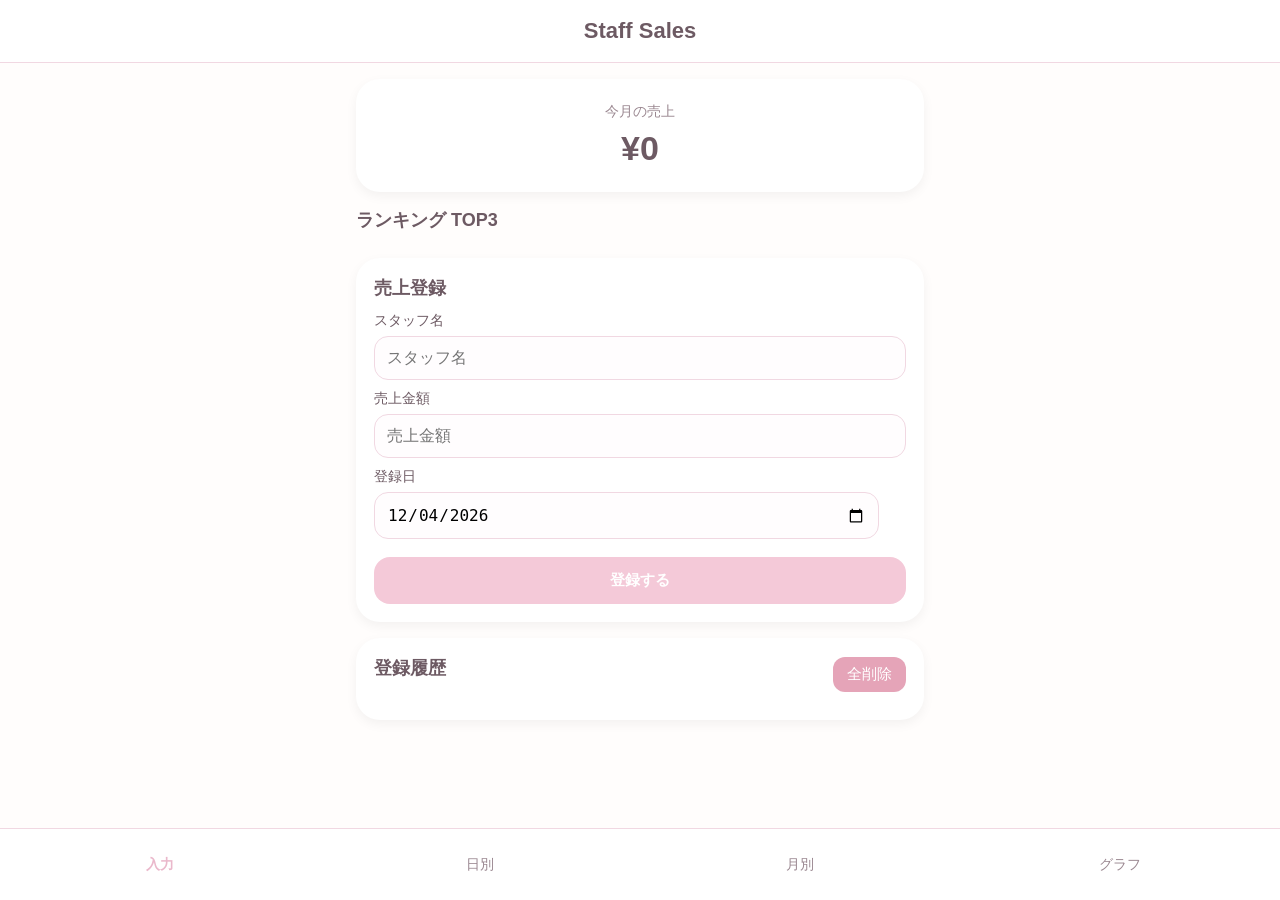
<file: index.html>
<!DOCTYPE html>
<html lang="ja">

<head>

<meta charset="UTF-8">

<meta
name="viewport"
content="width=device-width, initial-scale=1, viewport-fit=cover">

<meta name="theme-color" content="#F4C9D8">

<title>Staff Sales</title>

<link rel="manifest" href="manifest.json">

<link rel="stylesheet" href="style.css">

</head>

<body>

<header class="header">

    <h1>Staff Sales</h1>

</header>

<main class="content">

    <!-- 売上サマリー -->

    <section class="summary-card">

        <div class="summary-label">

            今月の売上

        </div>

        <div
            id="monthlyTotal"
            class="summary-total">

            ¥0

        </div>

    </section>

    <!-- TOP3 -->

    <section class="top3-section">

        <h2>ランキング TOP3</h2>

        <div
            id="top3Container"
            class="top3-grid">

        </div>

    </section>

    <!-- 入力ページ -->

    <section
        id="page-input"
        class="page active-page">

        <div class="card">

            <h2>売上登録</h2>

            <label>
                スタッフ名
            </label>

            <input
                id="staffName"
                type="text"
                placeholder="スタッフ名">

            <label>
                売上金額
            </label>

            <input
                id="salesAmount"
                type="number"
                placeholder="売上金額">

            <label>
                登録日
            </label>

            <input
                id="saleDate"
                type="date">

            <button
                class="primary-btn"
                onclick="addSale()">

                登録する

            </button>

        </div>

        <div class="card">

            <div class="card-header">

                <h2>登録履歴</h2>

                <button
                    class="clear-btn"
                    onclick="clearAllData()">

                    全削除

                </button>

            </div>

            <div id="historyList"></div>

        </div>

    </section>

    <!-- 日別ランキング -->

    <section
        id="page-daily"
        class="page">

        <div class="card">

            <h2>日別ランキング</h2>

            <input
                id="dailyDateFilter"
                type="date"
                onchange="renderDailyRanking()">

            <table>

                <thead>

                <tr>

                    <th>順位</th>
                    <th>名前</th>
                    <th>売上</th>

                </tr>

                </thead>

                <tbody
                    id="dailyRankingBody">

                </tbody>

            </table>

        </div>

    </section>

    <!-- 月別ランキング -->

    <section
        id="page-monthly"
        class="page">

        <div class="card">

            <h2>月別ランキング</h2>

            <input
                id="monthlyFilter"
                type="month"
                onchange="renderMonthlyRanking()">

            <table>

                <thead>

                <tr>

                    <th>順位</th>
                    <th>名前</th>
                    <th>売上</th>

                </tr>

                </thead>

                <tbody
                    id="monthlyRankingBody">

                </tbody>

            </table>

        </div>

    </section>

    <!-- グラフ -->

    <section
        id="page-graph"
        class="page">

        <div class="card">

            <h2>日別グラフ</h2>

            <input
                id="dailyGraphDate"
                type="date"
                onchange="renderDailyGraph()">

            <svg
                id="dailyPieChart"
                viewBox="0 0 300 300">

            </svg>

            <div
                id="dailyLegend">

            </div>

        </div>

        <div class="card">

            <h2>月別グラフ</h2>

            <input
                id="monthlyGraphDate"
                type="month"
                onchange="renderMonthlyGraph()">

            <svg
                id="monthlyPieChart"
                viewBox="0 0 300 300">

            </svg>

            <div
                id="monthlyLegend">

            </div>

        </div>

    </section>

</main>

<!-- 編集モーダル -->

<div
    id="editModal"
    class="modal">

    <div class="modal-content">

        <h2>売上編集</h2>

        <input
            id="editStaff"
            type="text">

        <input
            id="editAmount"
            type="number">

        <input
            id="editDate"
            type="date">

        <div class="modal-buttons">

            <button
                class="cancel-btn"
                onclick="closeModal()">

                キャンセル

            </button>

            <button
                class="save-btn"
                onclick="saveEdit()">

                保存

            </button>

        </div>

    </div>

</div>

<footer class="footer">

    <button
        id="tab-input"
        class="tab active-tab"
        onclick="showPage('input')">

        入力

    </button>

    <button
        id="tab-daily"
        class="tab"
        onclick="showPage('daily')">

        日別

    </button>

    <button
        id="tab-monthly"
        class="tab"
        onclick="showPage('monthly')">

        月別

    </button>

    <button
        id="tab-graph"
        class="tab"
        onclick="showPage('graph')">

        グラフ

    </button>

</footer>

<script src="app.js"></script>

<script>

if("serviceWorker" in navigator){

    navigator.serviceWorker.register("sw.js");

}

</script>

</body>
</html>
</file>
<file: style.css>
/* ==================================
   Caho風 ミルキーピンクテーマ
================================== */

:root{

    --bg:#FFFDFC;

    --card:#FFFFFF;

    --pink:#F4C9D8;

    --pink-dark:#EAB8CB;

    --pink-soft:#F8E7EE;

    --text:#6D5A63;

    --border:#F1D8E2;

    --danger:#E5A4B8;

    --shadow:
    0 4px 12px
    rgba(
        0,
        0,
        0,
        0.05
    );
}

*{

    margin:0;
    padding:0;

    box-sizing:border-box;
}

body{

    background:
    var(--bg);

    color:
    var(--text);

    font-family:

    -apple-system,
    BlinkMacSystemFont,
    sans-serif;

    min-height:100vh;

    padding-bottom:
    90px;
}

/* ==================================
   ヘッダー
================================== */

.header{

    position:sticky;

    top:0;

    z-index:100;

    background:
    rgba(
        255,
        255,
        255,
        0.9
    );

    backdrop-filter:
    blur(10px);

    padding:

    18px
    20px;

    text-align:center;

    border-bottom:

    1px solid
    var(--border);
}

.header h1{

    font-size:22px;

    font-weight:700;

    color:
    var(--text);
}

/* ==================================
   メイン
================================== */

.content{

    padding:

    16px;

    max-width:
    600px;

    margin:
    0 auto;
}

/* ==================================
   サマリー
================================== */

.summary-card{

    background:
    var(--card);

    border-radius:
    24px;

    padding:
    24px;

    text-align:center;

    margin-bottom:
    16px;

    box-shadow:
    var(--shadow);
}

.summary-label{

    font-size:
    14px;

    color:
    #9A8790;
}

.summary-total{

    margin-top:
    8px;

    font-size:
    34px;

    font-weight:
    bold;
}

/* ==================================
   TOP3
================================== */

.top3-section{

    margin-bottom:
    16px;
}

.top3-section h2{

    font-size:
    18px;

    margin-bottom:
    10px;
}

.top3-grid{

    display:grid;

    grid-template-columns:
    repeat(
        3,
        1fr
    );

    gap:
    10px;
}

.top3-item{

    background:
    white;

    border-radius:
    18px;

    padding:
    14px;

    text-align:center;

    box-shadow:
    var(--shadow);
}

.top3-rank{

    font-size:
    28px;
}

.top3-name{

    margin-top:
    8px;

    font-weight:
    bold;
}

.top3-sales{

    margin-top:
    4px;

    font-size:
    13px;
}

/* ==================================
   カード
================================== */

.card{

    background:
    white;

    border-radius:
    24px;

    padding:
    18px;

    margin-bottom:
    16px;

    box-shadow:
    var(--shadow);
}

.card h2{

    font-size:
    18px;

    margin-bottom:
    12px;
}

.card-header{

    display:flex;

    justify-content:
    space-between;

    align-items:center;

    margin-bottom:
    10px;
}

/* ==================================
   入力
================================== */

label{

    display:block;

    margin-top:
    10px;

    margin-bottom:
    6px;

    font-size:
    14px;
}

input{

    width:100%;

    padding:
    12px;

    border:

    1px solid
    var(--border);

    border-radius:
    14px;

    background:
    #FFFDFE;

    font-size:
    16px;
}

input[type="date"],
input[type="month"]{

    max-width:
    95%;
}
/* ==================================
   ボタン
================================== */

button{

    border:none;

    cursor:pointer;

    font-size:15px;

    transition:0.2s;
}

button:active{

    transform:
    scale(0.98);
}

.primary-btn{

    width:100%;

    margin-top:
    18px;

    padding:
    14px;

    border-radius:
    16px;

    background:
    var(--pink);

    color:
    white;

    font-weight:
    bold;
}

.primary-btn:hover{

    background:
    var(--pink-dark);
}

.clear-btn{

    background:
    var(--danger);

    color:white;

    padding:
    8px 14px;

    border-radius:
    12px;
}

.small-btn{

    padding:
    8px 12px;

    border-radius:
    10px;

    color:white;
}

.edit-btn{

    background:
    var(--pink-dark);
}

.delete-btn{

    background:
    var(--danger);
}

/* ==================================
   履歴
================================== */

.history-item{

    display:flex;

    justify-content:
    space-between;

    align-items:center;

    padding:
    14px 0;

    border-bottom:
    1px solid
    var(--border);
}

.history-name{

    font-weight:bold;

    margin-bottom:
    4px;
}

.history-date{

    font-size:
    12px;

    color:
    #9A8790;
}

.history-actions{

    display:flex;

    gap:
    6px;
}

/* ==================================
   テーブル
================================== */

table{

    width:100%;

    border-collapse:
    collapse;

    margin-top:
    12px;
}

th{

    background:
    var(--pink-soft);

    padding:
    12px;

    font-size:
    14px;
}

td{

    padding:
    12px;

    text-align:center;

    border-bottom:
    1px solid
    var(--border);
}

/* ==================================
   SVG グラフ
================================== */

svg{

    width:100%;

    max-width:
    320px;

    display:block;

    margin:
    20px auto;
}

.legend-item{

    display:flex;

    align-items:center;

    gap:
    10px;

    margin-bottom:
    8px;
}

.legend-color{

    width:16px;

    height:16px;

    border-radius:50%;
}

/* ==================================
   モーダル
================================== */

.modal{

    position:fixed;

    inset:0;

    background:
    rgba(
        0,
        0,
        0,
        0.35
    );

    display:none;

    justify-content:center;

    align-items:center;

    z-index:1000;
}

.modal.show{

    display:flex;
}

.modal-content{

    width:90%;

    max-width:420px;

    background:white;

    border-radius:
    24px;

    padding:
    20px;
}

.modal-content h2{

    margin-bottom:
    12px;
}

.modal-content input{

    margin-bottom:
    10px;
}

.modal-buttons{

    display:flex;

    gap:
    10px;

    margin-top:
    10px;
}

.cancel-btn{

    flex:1;

    padding:
    12px;

    border-radius:
    14px;

    background:
    #E5E5E5;
}

.save-btn{

    flex:1;

    padding:
    12px;

    border-radius:
    14px;

    background:
    var(--pink);

    color:white;
}

/* ==================================
   ページ切替
================================== */

.page{

    display:none;
}

.active-page{

    display:block;
}

/* ==================================
   フッタータブ
================================== */

.footer{

    position:fixed;

    left:0;

    right:0;

    bottom:0;

    height:72px;

    background:white;

    border-top:
    1px solid
    var(--border);

    display:flex;

    z-index:100;
}

.tab{

    flex:1;

    background:none;

    color:
    #9A8790;

    font-size:
    14px;
}

.active-tab{

    color:
    var(--pink-dark);

    font-weight:bold;
}

/* ==================================
   iPhone対応
================================== */

@media(
max-width:480px
){

    .top3-grid{

        gap:8px;
    }

    .top3-item{

        padding:10px;
    }

    .summary-total{

        font-size:
        28px;
    }

    th,
    td{

        font-size:
        13px;
    }
}
</file>
